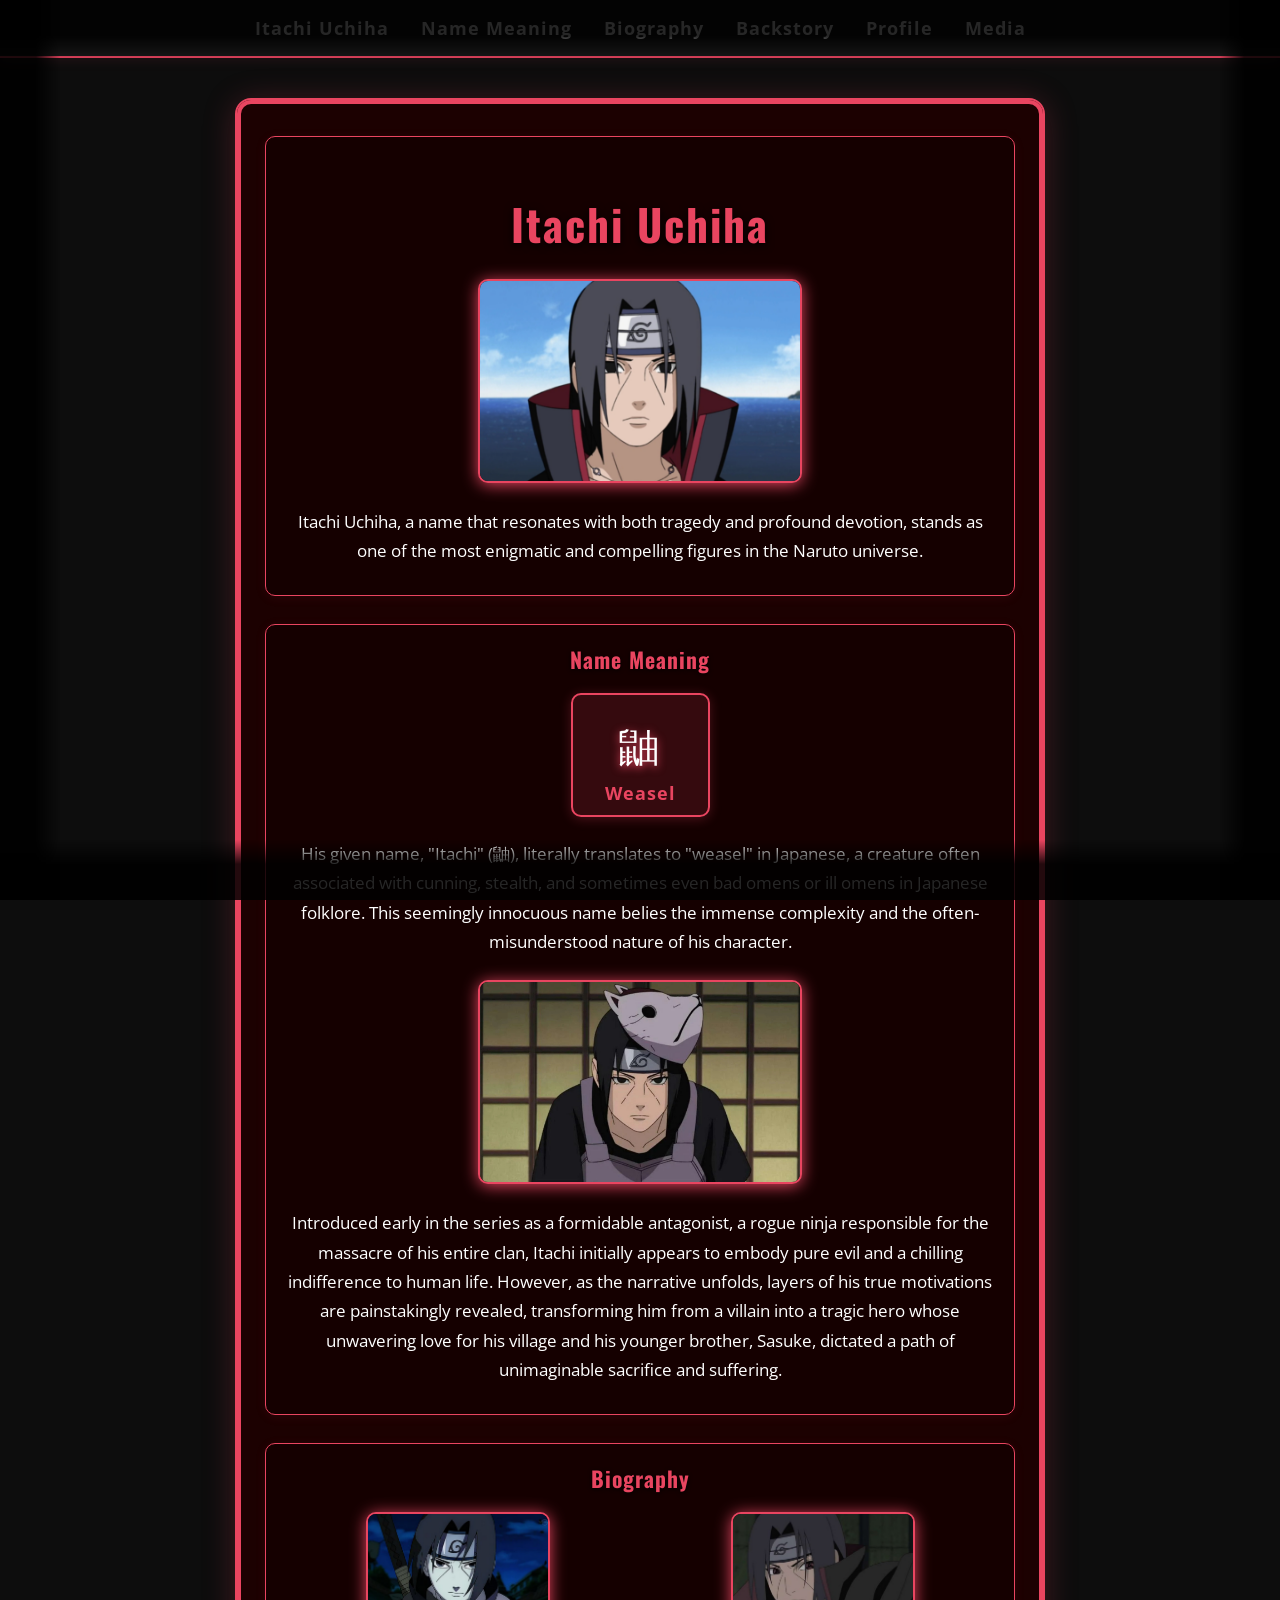
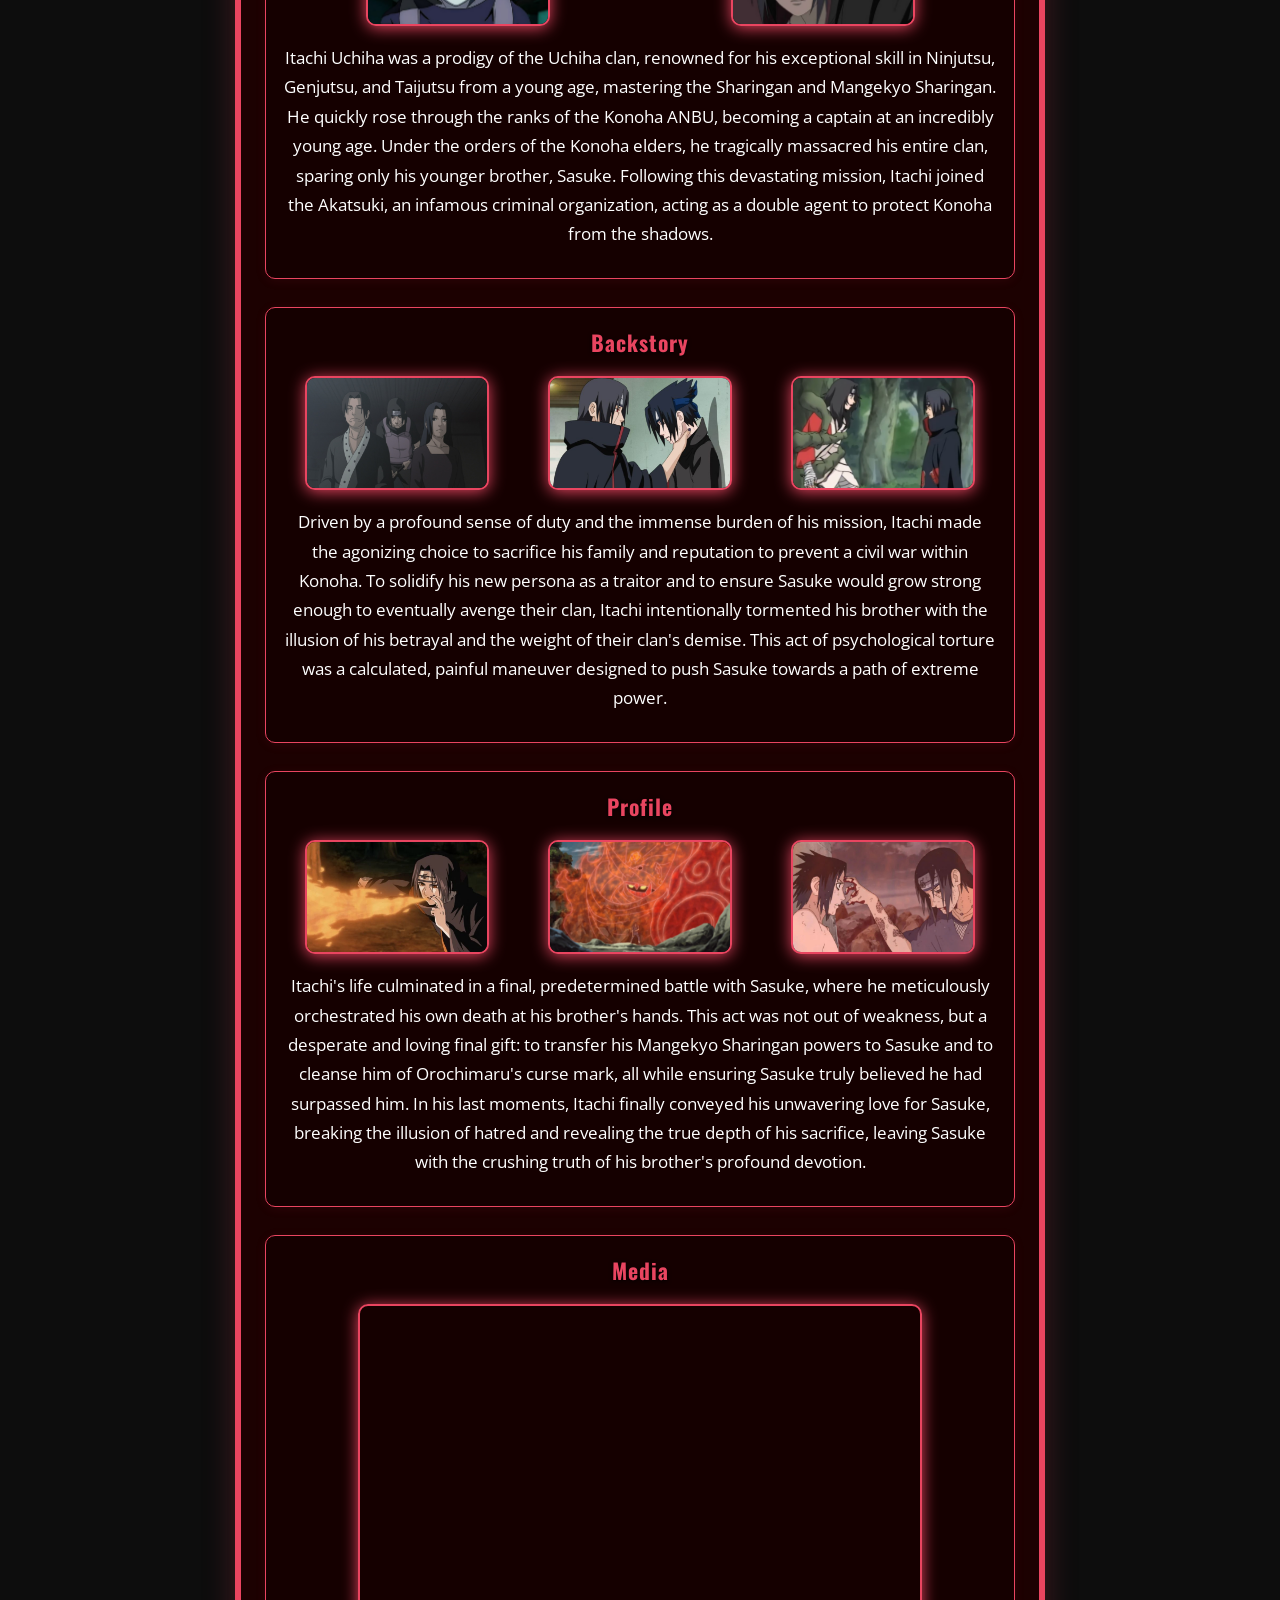
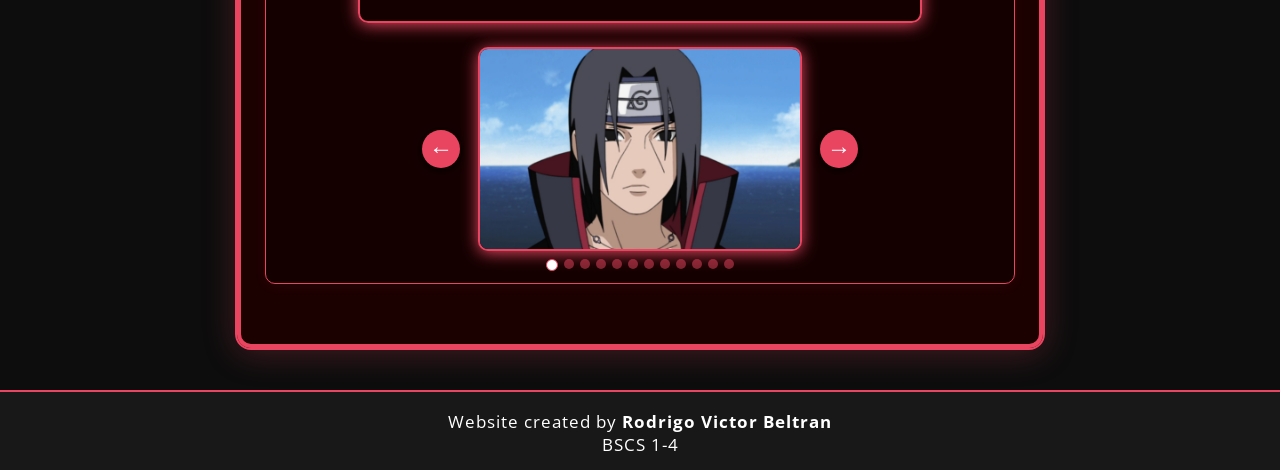
<file: Beltran, Rodrigo Victor M - Portfolio/Tasks/Activity 4/index.html>
<!DOCTYPE html>
<html lang="en">
<head>
    <meta charset="UTF-8">
    <title>Itachi Uchiha Tribute</title>
    <!-- Favicon for browser tab -->
    <link rel="icon" type="image/x-icon" href="itachi_sha.ico">
    <!-- Main stylesheet -->
    <link rel="stylesheet" href="style.css">
</head>
<body>
    <!-- Black flames animated edges (Amaterasu effect) -->
    <div class="flames-edge flames-top"></div>
    <div class="flames-edge flames-bottom"></div>
    <div class="flames-side flames-left"></div>
    <div class="flames-side flames-right"></div>
    <!-- Navigation bar for section links -->
    <nav class="navbar">
        <ul>
            <li><a href="#intro">Itachi Uchiha</a></li>
            <li><a href="#name-meaning">Name Meaning</a></li>
            <li><a href="#biography">Biography</a></li>
            <li><a href="#backstory">Backstory</a></li>
            <li><a href="#profile">Profile</a></li>
            <li><a href="#media">Media</a></li>
        </ul>
    </nav>
    <main class="container">
        <!-- Introduction Section -->
        <section class="intro" id="intro">
            <h1>Itachi Uchiha</h1>
            <img src="itachi1.jpg" alt="Itachi Uchiha" class="itachi-img">
            <p>
                Itachi Uchiha, a name that resonates with both tragedy and profound devotion, stands as one of the most enigmatic and compelling figures in the Naruto universe.
            </p>
        </section>
        <!-- Name Meaning Section -->
        <section class="name-meaning" id="name-meaning">
            <h2>Name Meaning</h2>
            <!-- Japanese kanji and meaning box -->
            <div class="kanji-box">
                <span class="kanji-symbol">鼬</span>
                <span class="kanji-meaning">Weasel</span>
            </div>
            <p>
                His given name, "Itachi" (鼬), literally translates to "weasel" in Japanese, a creature often associated with cunning, stealth, and sometimes even bad omens or ill omens in Japanese folklore. This seemingly innocuous name belies the immense complexity and the often-misunderstood nature of his character.
            </p>
            <img src="itachi2.jpg" alt="Itachi Uchiha (alternate)" class="itachi-img">
            <p>
                Introduced early in the series as a formidable antagonist, a rogue ninja responsible for the massacre of his entire clan, Itachi initially appears to embody pure evil and a chilling indifference to human life. However, as the narrative unfolds, layers of his true motivations are painstakingly revealed, transforming him from a villain into a tragic hero whose unwavering love for his village and his younger brother, Sasuke, dictated a path of unimaginable sacrifice and suffering.
            </p>
        </section>
        <!-- Biography Section -->
        <section class="biography" id="biography">
            <h2>Biography</h2>
            <div class="bio-flex">
                <img src="itachi3.jpg" alt="Young Itachi Uchiha" class="bio-img">
                <img src="itachi5.jpg" alt="Itachi Uchiha ANBU" class="bio-img">
            </div>
            <p>
                Itachi Uchiha was a prodigy of the Uchiha clan, renowned for his exceptional skill in Ninjutsu, Genjutsu, and Taijutsu from a young age, mastering the Sharingan and Mangekyo Sharingan. He quickly rose through the ranks of the Konoha ANBU, becoming a captain at an incredibly young age. Under the orders of the Konoha elders, he tragically massacred his entire clan, sparing only his younger brother, Sasuke. Following this devastating mission, Itachi joined the Akatsuki, an infamous criminal organization, acting as a double agent to protect Konoha from the shadows.
            </p>
        </section>
        <!-- Backstory Section -->
        <section class="backstory" id="backstory">
            <h2>Backstory</h2>
            <div class="bio-flex">
                <img src="itachi_par.jpg" alt="Itachi and Parents" class="bio-img">
                <img src="itachi6.jpg" alt="Itachi Uchiha Genjutsu" class="bio-img">
                <img src="itachi_gen.jpg" alt="Itachi Genjutsu" class="bio-img">
            </div>
            <p>
                Driven by a profound sense of duty and the immense burden of his mission, Itachi made the agonizing choice to sacrifice his family and reputation to prevent a civil war within Konoha. To solidify his new persona as a traitor and to ensure Sasuke would grow strong enough to eventually avenge their clan, Itachi intentionally tormented his brother with the illusion of his betrayal and the weight of their clan's demise. This act of psychological torture was a calculated, painful maneuver designed to push Sasuke towards a path of extreme power.
            </p>
        </section>
        <!-- Profile Section -->
        <section class="profile" id="profile">
            <h2>Profile</h2>
            <div class="bio-flex">
                <img src="itachi_nin.jpg" alt="Itachi Ninjutsu" class="bio-img">
                <img src="itachi_sus.jpg" alt="Itachi Susanoo" class="bio-img">
                <img src="itachi7.jpg" alt="Itachi Uchiha Final Battle" class="bio-img">
            </div>
            <p>
                Itachi's life culminated in a final, predetermined battle with Sasuke, where he meticulously orchestrated his own death at his brother's hands. This act was not out of weakness, but a desperate and loving final gift: to transfer his Mangekyo Sharingan powers to Sasuke and to cleanse him of Orochimaru's curse mark, all while ensuring Sasuke truly believed he had surpassed him. In his last moments, Itachi finally conveyed his unwavering love for Sasuke, breaking the illusion of hatred and revealing the true depth of his sacrifice, leaving Sasuke with the crushing truth of his brother's profound devotion.
            </p>
        </section>
        <!-- Media Section: Video and Image Slider -->
        <section class="media" id="media">
            <h2>Media</h2>
            <div class="video-container">
                <!-- Embedded YouTube video -->
                <iframe width="560" height="315"
                    src="https://www.youtube.com/embed/FUcz1UlaFyc?si=a-uv9MLuQgUz85AZ&autoplay=1&loop=1&playlist=FUcz1UlaFyc"
                    title="YouTube video player"
                    frameborder="0"
                    allow="accelerometer; autoplay; clipboard-write; encrypted-media; gyroscope; picture-in-picture; web-share"
                    referrerpolicy="strict-origin-when-cross-origin"
                    allowfullscreen>
                </iframe>
            </div>
            <!-- Image slider controls and indicators -->
            <div class="slider-container">
                <button class="slider-btn" id="prevBtn">&#8592;</button>
                <img id="sliderImage" class="slider-img" src="itachi1.jpg" alt="Itachi Uchiha Gallery">
                <button class="slider-btn" id="nextBtn">&#8594;</button>
            </div>
            <div class="slider-indicators" id="sliderIndicators"></div>
        </section>
    </main>
    <!-- Footer with creator info -->
    <footer class="site-footer">
        <div>
            Website created by <strong>Rodrigo Victor Beltran</strong><br>
            <span>BSCS 1-4</span>
        </div>
    </footer>
    <!-- JavaScript for slider functionality -->
    <script src="script.js"></script>
</body>
</html>
</file>
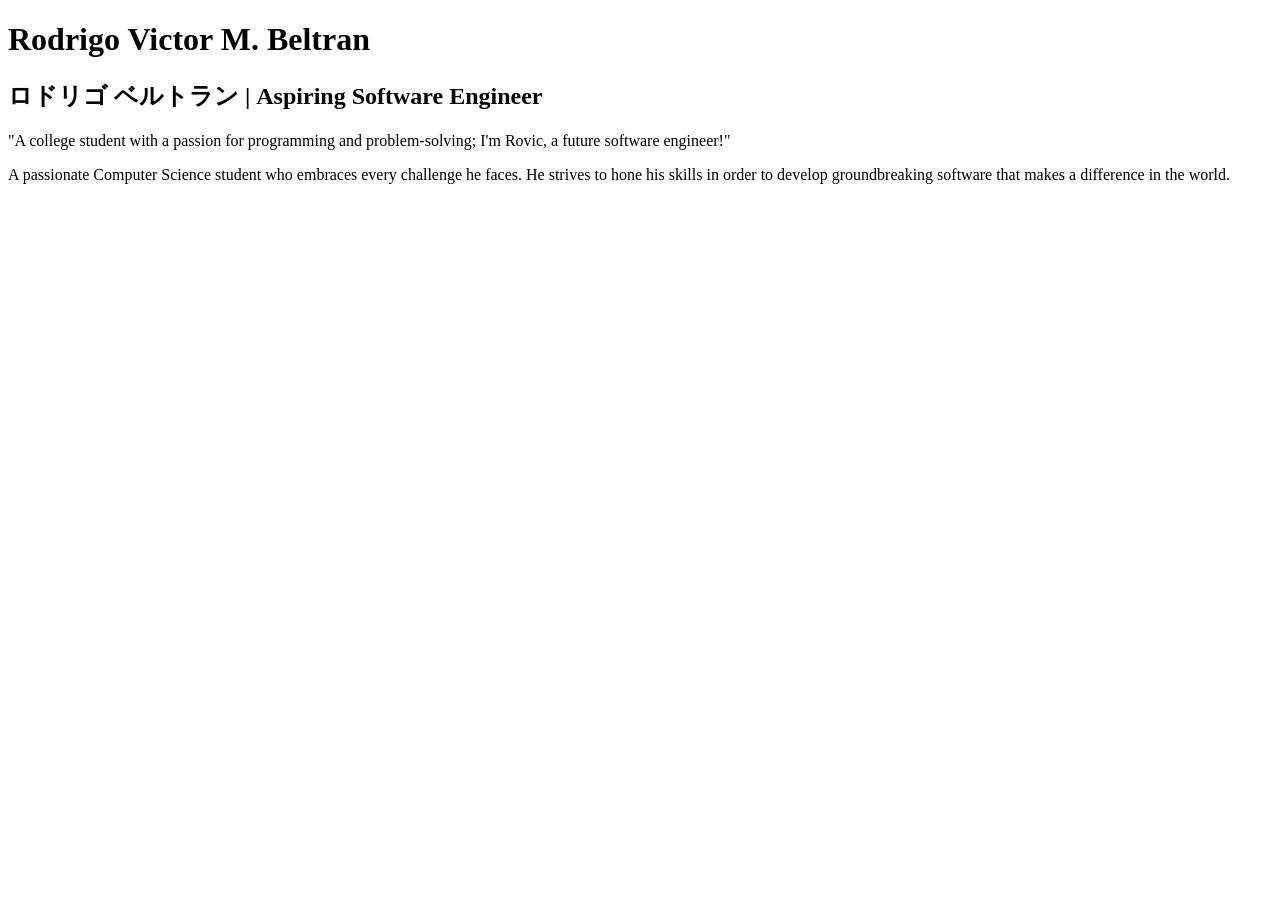
<file: Beltran, Rodrigo Victor M - Portfolio/Tasks/Beltran, Rodrigo Victor M. - Activity 1.html>
﻿<!DOCTYPE html>
<html>
<head>
    <title>My Introduction</title>
</head>
<body>
    <h1>Rodrigo Victor M. Beltran</h1>
    <h2>ロドリゴ ベルトラン | Aspiring Software Engineer</h2>
    <p>"A college student with a passion for programming and problem-solving; I'm Rovic, a future software engineer!"</p>
    <p>A passionate Computer Science student who embraces every challenge he faces. He strives to hone his skills in order to develop groundbreaking software that makes a difference in the world.</p>
</body>
</html>
</file>
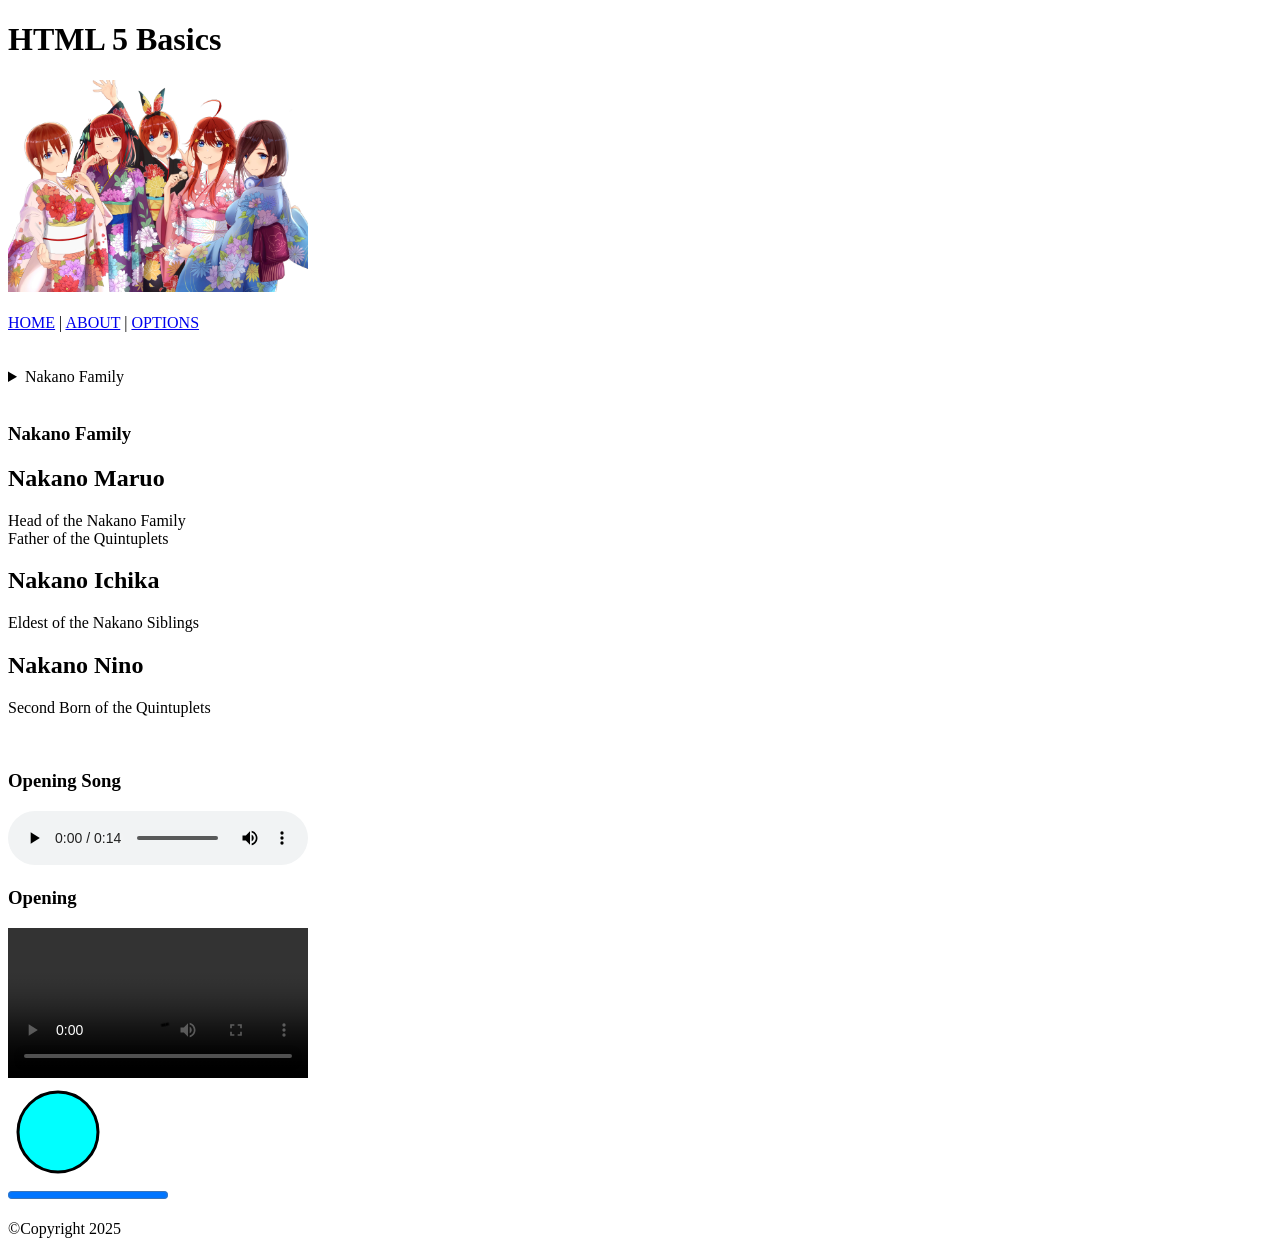
<file: Beltran, Rodrigo Victor M - Portfolio/Tasks/Activity 2/BELTRAN, RODRIGO VICTOR M_Act_2.html>
<!DOCTYPE html>
<head>
    <title>Lesson 2</title>
</head>
<body>
    <header>
        <h1>HTML 5 Basics</h1>
        <img src="fam.jpg" alt="Nakano Family" width="300">
<br>
<br>
        <nav>
            <a href="#">HOME</a> |
            <a href="#">ABOUT</a> |
            <a href="#">OPTIONS</a>
        </nav>
    </header>
<br>
<br>
    <details>
        <summary>Nakano Family</summary>
        <ul>
            <li>Maruo</li>
            <li>Ichika</li>
            <li>Nino</li>
            <li>Miku</li>
            <li>Yotsuba</li>
            <li>Itsuki</li>
        </ul>
    </details>
<br>
    <section>
        <h3>Nakano Family</h3>
        <h2>Nakano Maruo</h2>
        <p>Head of the Nakano Family<br>Father of the Quintuplets</p>
        <h2>Nakano Ichika</h2>
        <p>Eldest of the Nakano Siblings</p>
        <h2>Nakano Nino</h2>
        <p>Second Born of the Quintuplets</p>
    </section>
<br>
    <section>
        <h3>Opening Song</h3>
        <audio controls>
            <source src="Danchou ED.mp3" type="audio/mp3">
        </audio>

        <h3>Opening</h3>
        <video width="300" controls>
            <source src="Spike.mp4" type="video/mp4">
        </video>

        <div>
            <svg height="100" width="100">
                <circle cx="50" cy="50" r="40" stroke="black" stroke-width="3" fill="cyan" />
            </svg>
        </div>

        <progress max=100 value="100">
        </progress>
    </section>
    <footer>
        <p>&copy;Copyright 2025</p>
    </footer>
</body>
</html>
</file>
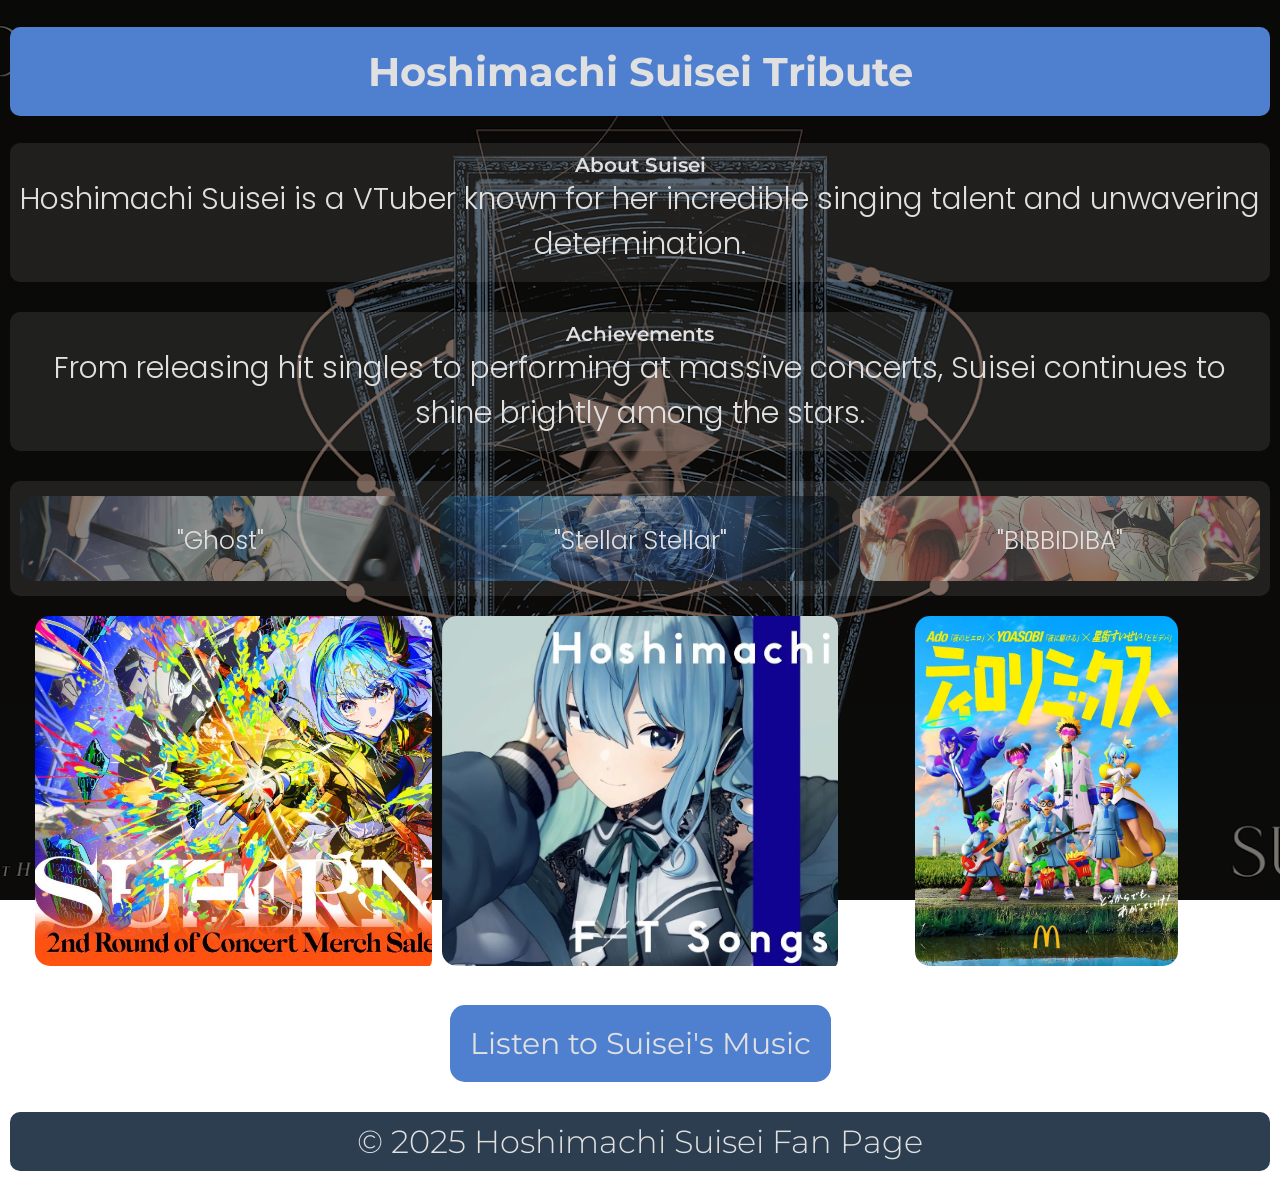
<file: Beltran, Rodrigo Victor M - Portfolio/Tasks/Activity 3/BELTRAN, RODRIGO VICTOR M_Act_3.html>
<!DOCTYPE html>
<html lang="en">
<head>
  <link rel="preconnect" href="https://fonts.googleapis.com">
  <link rel="preconnect" href="https://fonts.gstatic.com" crossorigin>
  <link href="https://fonts.googleapis.com/css2?family=Montserrat:wght@400;700&family=Poppins:wght@300;500;700&display=swap" rel="stylesheet">
  <link rel="shortcut icon" href="comet.png" type="image/x-icon">
  <meta charset="UTF-8">
  <meta name="viewport" content="width=device-width, initial-scale=1.0">
  <link rel="stylesheet" href="styles.css">
  <title>Hoshimachi Suisei Tribute Page</title>
</head>
<body>

  <header class="box_header b-rad-10">
    <h1 class="header_font_color f-mont">Hoshimachi Suisei Tribute</h1>
  </header>

   <section>
    <div class="box_container b-rad-10">
      <p class="box_title f-mont">About Suisei</p>
      <p class="box_content f-pop">Hoshimachi Suisei is a VTuber known for her incredible singing talent and unwavering determination.</p>
    </div>

   </section>

   <section>
    <div class="box_container b-rad-10">
      <p class="box_title f-mont">Achievements</p>
      <p class="box_content f-pop">From releasing hit singles to performing at massive concerts, Suisei continues to shine brightly among the stars.</p>
    </div>
   </section>
  
   <section>
    <div class="box_img_container d-flex b-rad-10">
      <div class="box_img_card mt-15 b-rad-10 p-rel">
        <img src="suichan.jpg" alt="Ghost" class="img b-rad-15">
        <a href="https://www.youtube.com/watch?v=IKKar5SS29E" class="card_img_text d-flex f-pop p-abs" target="_blank">"Ghost"</a>
      </div>
      <div class="box_img_card mt-15 b-rad-10 p-rel">
        <img src="Suisei starry.jpg" alt="Stellar Stellar" class="img b-rad-15">
        <a href="https://www.youtube.com/watch?v=a51VH9BYzZA" class="card_img_text d-flex f-pop p-abs" target="_blank">"Stellar Stellar"</a>
      </div>
      <div class="box_img_card mt-15 b-rad-10 p-rel">
        <img src="Suisei stellar.jpg" alt="BIBBIDIBA" class="img b-rad-15">
        <a href="https://www.youtube.com/watch?v=8ZP5eqm4JqM" class="card_img_text d-flex f-pop p-abs" target="_blank">"BIBBIDIBA"</a>
      </div>
    </div>
   </section>
  
   <section>
    <div class="img_gallery_container p-rel">
      <div class="img_gallery_card b-rad-10 p-rel">
        <img src="budokan.jpg" alt="Budokan Concert" class="img_gallery b-rad-15">
        <div class="gallery_overlay p-abs">
          <div class="gallery_text f-pop p-abs">Budokan Concert</div>
        </div>
      </div>
  
      <div class="img_gallery_card b-rad-10 p-rel">
        <img src="first.jpg" alt="The First Take" class="img_gallery b-rad-15">
        <div class="gallery_overlay p-abs">
          <div class="gallery_text f-pop p-abs">The First Take</div>
        </div>
      </div>
      <div class="img_gallery_card b-rad-10 p-rel">
        <img src="mcdo.jpg" alt="McDo Collab" class="img_gallery b-rad-15">
        <div class="gallery_overlay p-abs">
          <div class="gallery_text f-pop p-abs">McDo Collab</div>
        </div>
      </div>
    </div>
   </section>

  <div class="music_container">
    <a href="https://www.youtube.com/channel/UC5CwaMl1eIgY8h02uZw7u8A" class="a_music_btn f-mont b-rad-15" target="_blank">Listen to Suisei's Music</a>
  </div>

  <footer class="footer_box b-rad-10">
    <h1 class="footer_font f-mont">&copy; 2025 Hoshimachi Suisei Fan Page</h1>
  </footer>
</body>
</html>
</file>
<file: Beltran, Rodrigo Victor M - Portfolio/Tasks/Activity 4/style.css>
@import url('https://fonts.googleapis.com/css2?family=Oswald:wght@700&family=Open+Sans:wght@400;600&display=swap');

body {
    background: #0d0d0d;
    color: #fff;
    font-family: 'Open Sans', Arial, sans-serif;
    margin: 0;
    padding: 0;
}

.container {
    max-width: 750px;
    margin: 40px auto;
    background: rgba(30, 0, 0, 0.92);
    border-radius: 16px;
    box-shadow: 0 4px 32px rgba(233, 69, 96, 0.25), 0 0 0 4px #e94560 inset;
    padding: 36px 28px;
    border: 2px solid #e94560;
}

h1,
h2 {
    font-family: 'Oswald', 'Arial Black', Arial, sans-serif;
}

h1 {
    text-align: center;
    font-size: 2.7em;
    margin-bottom: 18px;
    letter-spacing: 2px;
    color: #e94560;
    text-shadow: 0 2px 8px #000;
}

h2 {
    margin-top: 0;
    color: #e94560;
    font-size: 1.35em;
    letter-spacing: 1px;
    text-shadow: 0 1px 4px #000;
}

.itachi-img,
.bio-img,
.slider-img {
    transition: 
        transform 0.25s cubic-bezier(.4,2,.6,1),
        box-shadow 0.25s,
        filter 0.25s;
}

.itachi-img:hover,
.bio-img:hover,
.slider-img:hover {
    transform: scale(1.07) rotate(-2deg);
    box-shadow: 0 4px 32px #e94560, 0 2px 24px #000;
    filter: brightness(1.08) contrast(1.1);
    z-index: 2;
}

.itachi-img {
    display: block;
    margin: 24px auto;
    max-width: 320px;
    width: 100%;
    border-radius: 10px;
    box-shadow: 0 2px 16px #e94560, 0 2px 12px rgba(0,0,0,0.7);
    border: 2px solid #e94560;
    background: #181818;
    transition: 
        transform 0.25s cubic-bezier(.4,2,.6,1),
        box-shadow 0.25s,
        filter 0.25s;
    height: 200px;           /* Rectangle: width > height */
    object-fit: cover;
}

.bio-img {
    max-width: 180px;
    width: 100%;
    height: 110px;           /* Rectangle: width > height */
    margin: 0 auto;
    border-radius: 10px;
    box-shadow: 0 2px 16px #e94560, 0 2px 12px rgba(0,0,0,0.7);
    border: 2px solid #e94560;
    background: #181818;
    transition: 
        transform 0.25s cubic-bezier(.4,2,.6,1),
        box-shadow 0.25s,
        filter 0.25s;
    object-fit: cover;
}

.intro, .name-meaning, .more-intro, .biography, .backstory, .profile, .media {
    margin-bottom: 28px;
    background: rgba(20, 0, 0, 0.85);
    border-radius: 10px;
    padding: 18px 18px 12px 18px;
    border: 1.5px solid #e94560;
    box-shadow: 0 2px 12px rgba(233, 69, 96, 0.08);
    text-align: center;
}

.bio-flex {
    display: flex;
    flex-wrap: wrap;
    gap: 18px;
    justify-content: center;
    margin-bottom: 16px;
}

p {
    color: #fff;
    font-size: 1.08em;
    line-height: 1.7;
    text-align: center;
}

.video-container {
    display: flex;
    justify-content: center;
    align-items: center;
    margin-top: 16px;
}

.video-container iframe {
    max-width: 100%;
    border-radius: 10px;
    border: 2px solid #e94560;
    box-shadow: 0 2px 16px #e94560, 0 2px 12px rgba(0,0,0,0.7);
}

.slider-container {
    display: flex;
    align-items: center;
    justify-content: center;
    margin: 24px 0 8px 0;
    gap: 18px;
}

.slider-img {
    max-width: 320px;
    width: 100%;
    height: 200px;           /* Rectangle: width > height */
    object-fit: cover;
    border-radius: 10px;
    border: 2px solid #e94560;
    box-shadow: 0 2px 16px #e94560, 0 2px 12px rgba(0,0,0,0.7);
    background: #181818;
    transition: opacity 0.3s, 
        transform 0.25s cubic-bezier(.4,2,.6,1),
        box-shadow 0.25s,
        filter 0.25s;
}

.slider-btn {
    background: #e94560;
    color: #fff;
    border: none;
    border-radius: 50%;
    width: 38px;
    height: 38px;
    font-size: 1.5em;
    cursor: pointer;
    transition: background 0.2s;
    box-shadow: 0 2px 8px #000;
}

.slider-btn:hover {
    background: #b32b3a;
}

.slider-indicators {
    display: flex;
    justify-content: center;
    gap: 6px;
    margin-top: 8px;
}

.slider-indicators .dot {
    width: 10px;
    height: 10px;
    border-radius: 50%;
    background: #e94560;
    opacity: 0.5;
    transition: opacity 0.2s;
    cursor: pointer;
    display: inline-block;
}

.slider-indicators .dot.active {
    opacity: 1;
    background: #fff;
    border: 1.5px solid #e94560;
}

.navbar {
    width: 100%;
    background: #181818;
    border-bottom: 2px solid #e94560;
    box-shadow: 0 2px 12px rgba(233, 69, 96, 0.10);
    position: sticky;
    top: 0;
    z-index: 10;
}

.navbar ul {
    list-style: none;
    margin: 0;
    padding: 0 0 0 0;
    display: flex;
    justify-content: center;
    gap: 32px;
}

.navbar li {
    display: inline-block;
}

.navbar a {
    display: block;
    color: #fff;
    text-decoration: none;
    font-weight: bold;
    padding: 16px 0 14px 0;
    font-size: 1.1em;
    letter-spacing: 1px;
    border-bottom: 2.5px solid transparent;
    transition: color 0.2s, border-bottom 0.2s;
}

.navbar a:hover,
.navbar a:focus {
    color: #e94560;
    border-bottom: 2.5px solid #e94560;
    background: rgba(233,69,96,0.07);
}

.kanji-box {
    display: flex;
    flex-direction: column;
    align-items: center;
    justify-content: center;
    background: rgba(233, 69, 96, 0.15);
    border: 2px solid #e94560;
    border-radius: 10px;
    padding: 18px 32px 10px 32px;
    margin: 18px auto 22px auto;
    width: fit-content;
    box-shadow: 0 2px 12px #e9456044;
}

.kanji-symbol {
    font-size: 2.5em;
    color: #fff;
    font-family: 'Oswald', 'Arial Black', Arial, sans-serif;
    letter-spacing: 2px;
    margin-bottom: 6px;
    text-shadow: 0 2px 8px #e94560;
}

.kanji-meaning {
    font-size: 1.1em;
    color: #e94560;
    font-family: 'Open Sans', Arial, sans-serif;
    letter-spacing: 1px;
    font-weight: bold;
}

.site-footer {
    background: #181818;
    color: #fff;
    border-top: 2px solid #e94560;
    text-align: center;
    padding: 18px 0 14px 0;
    font-size: 1.08em;
    margin-top: 32px;
    letter-spacing: 1px;
    font-family: 'Open Sans', Arial, sans-serif;
}

/* Black flames animation keyframes */
@keyframes blackFlames {
    0% {
        filter: blur(2px) brightness(0.7);
        opacity: 0.7;
        transform: scaleY(1) translateY(0);
    }
    30% {
        filter: blur(3px) brightness(0.9);
        opacity: 1;
        transform: scaleY(1.1) translateY(-5px);
    }
    60% {
        filter: blur(4px) brightness(0.8);
        opacity: 0.85;
        transform: scaleY(1.2) translateY(-10px);
    }
    100% {
        filter: blur(2px) brightness(0.7);
        opacity: 0.7;
        transform: scaleY(1) translateY(0);
    }
}

/* Black flames overlays for top and bottom */
.flames-edge {
    position: fixed;
    left: 0;
    width: 100vw;
    height: 60px;
    pointer-events: none;
    z-index: 100;
    background: transparent;
}

.flames-top {
    top: 0;
    background: linear-gradient(to bottom, rgba(0,0,0,0.85) 60%, transparent 100%);
    animation: blackFlames 2.5s infinite linear alternate;
}

.flames-bottom {
    bottom: 0;
    background: linear-gradient(to top, rgba(0,0,0,0.85) 60%, transparent 100%);
    animation: blackFlames 2.5s infinite linear alternate-reverse;
}

/* Black flames overlays for left and right */
.flames-side {
    position: fixed;
    top: 0;
    width: 60px;
    height: 100vh;
    pointer-events: none;
    z-index: 100;
    background: transparent;
}

.flames-left {
    left: 0;
    background: linear-gradient(to right, rgba(0,0,0,0.85) 60%, transparent 100%);
    animation: blackFlames 2.7s infinite linear alternate;
}

.flames-right {
    right: 0;
    background: linear-gradient(to left, rgba(0,0,0,0.85) 60%, transparent 100%);
    animation: blackFlames 2.7s infinite linear alternate-reverse;
}
</file>
<file: Beltran, Rodrigo Victor M - Portfolio/Tasks/Activity 3/styles.css>
:root {
    --suisei-blue: #4f7fcf;
    --suisei-dark: #2c3e50;
    --suisei-light: #a4c6f2;
    --suisei-accent: #e0e0e0;
  }

*{
    text-align: center;
    justify-content: center;
    color: var(--suisei-accent);
}

.d-flex{
    display: flex;
}

.mt-15{
    margin-top: 15px;
}

.f-mont{
    font-family: 'Montserrat';
}

.f-pop{
    font-family: 'Poppins';
}

.b-rad-10{
    border-radius: 10px;
}

.b-rad-15{
    border-radius: 15px;
}

.p-rel{
    position: relative;
}

.p-abs{
    position: absolute;
}

body{
    background: linear-gradient(rgba(0, 0, 0, 0.6), #00000080),
    url('suibg.png');
    background-repeat: no-repeat;
    background-size: cover;
    background-attachment: fixed;
    background-position: center;
    overflow-x: hidden;
    margin: 10px;
}

.box_header{
    background-color: var(--suisei-blue);
}

.header_font_color{
    padding: 20px;
    font-size: 40px;
}

.box_container{
    background-color: rgba(224, 224, 224, 0.1);
    font-size: 20px;
    transition: .2s ease-in-out;
}

.box_container:hover{
    background-color: rgba(224, 224, 224, .2);
}

.box_title{
    margin-bottom: 0;
    font-weight: 600;
    padding-top: 10px;
    
}

.box_content{
    margin-top: 0px;
    padding-bottom: 15px;
    padding-left: 10px;
    padding-right: 10px;
    font-weight: 300;
    font-size: 30px;
}

.box_img_container{
    background-color: rgba(224, 224, 224, 0.1);
    font-size: 20px;
    flex-direction: row;
}

.box_img_card{
    margin-bottom: 10px;
    margin-left: 10px;
    margin-right: 10px;
    overflow: hidden;
    width: 100%;
    max-width:1000px;
    overflow: hidden;
}

.box_img_card .img{
    height: 85px;
    object-fit: cover;
    width: 100%;
    opacity: 0.5;
}

.box_img_card:hover .img{
    opacity: 1;
    
}

.card_img_text:hover{
    text-shadow: 2px 2px #2c3e50;
}

.card_img_text{
    width: 100%;
    height: 100%;
    justify-content: center;
    align-items: center;
    font-weight: 300;
    font-size: 25px;
    top: 0;
    left: 0;
    text-decoration: none;

}

.img_gallery_container{
    margin-top: 15px;
    margin-bottom: 35px;
    margin-left: 20px;
    margin-right: 20px;
    justify-content: center;
    display: flex;
}

.img_gallery_card{ 
    margin: 5px;
    width: 100%;
    max-width: 1000px;
    overflow: hidden;
}

.img_gallery{
    height: 350px;
    max-height: 350%;
    object-fit: cover;
    overflow: hidden;
}

.gallery_overlay{
    bottom: 0;
    left: 0;
    right: 0;
    overflow: hidden;
    width: 100%;
    height: 0;
    background-image: linear-gradient(rgba(0, 0, 0, 0),rgba(0, 0, 0, 0.6));
    transition: .3s ease;
}

.img_gallery_card:hover .gallery_overlay{
    height: 100%;
}

.gallery_text{
    font-size: 40px;
    top: 50%;
    left: 50%;
    -webkit-transform: translate(-50%, -50%);
    -ms-transform: translate(-50%, -50%);
    transform: translate(-50%, -50%);
    text-align: center;
    width: 100%;
    font-weight: 300;
}

.music_container{
    margin: 50px;
}

.a_music_btn{
    text-decoration: none;
    background-color: var(--suisei-blue);
    font-size: 30px;
    padding: 20px;
    margin: 20px;
    transition: 0.3s;
}

.a_music_btn:hover{
    background-color: var(--suisei-light);
    color: var(--suisei-dark);
    
}

.footer_box{
    margin-top: 50px;
    background-color: var(--suisei-dark);
}

.footer_font{
    padding: 10px;
    font-weight: 300;
}
</file>
